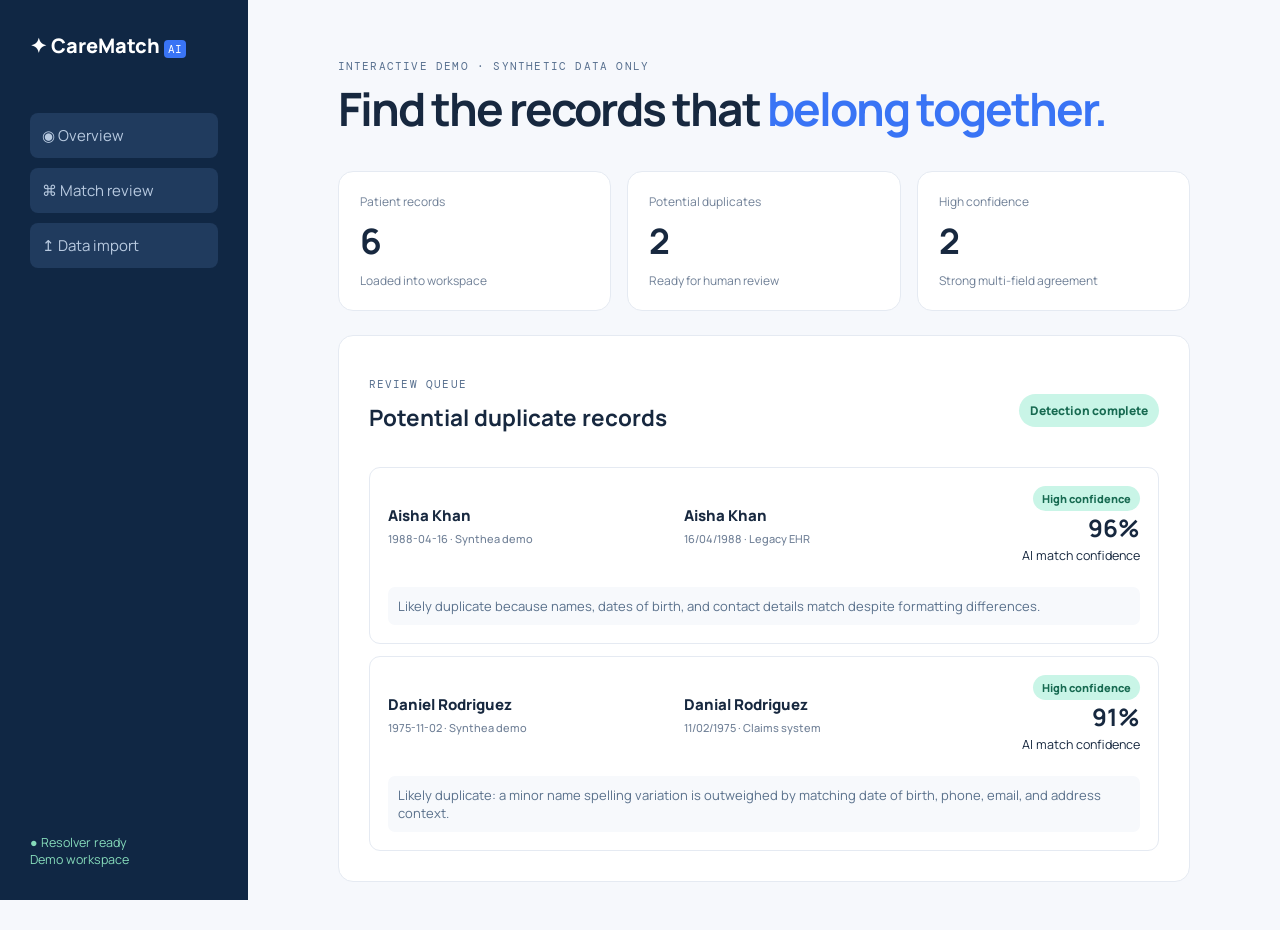
<file: demo.html>
<!doctype html>
<html lang="en"><head><meta charset="utf-8"><meta name="viewport" content="width=device-width,initial-scale=1"><title>CareMatch AI — Live Demo</title><link rel="preconnect" href="https://fonts.googleapis.com"><link rel="preconnect" href="https://fonts.gstatic.com" crossorigin><link href="https://fonts.googleapis.com/css2?family=DM+Mono:wght@400;500&family=Manrope:wght@400;600;700;800&display=swap" rel="stylesheet"><style>
:root{--ink:#17283f;--muted:#708097;--paper:#f6f8fc;--line:#e5eaf2;--navy:#102744;--blue:#3974f5;--mint:#c9f5e7}*{box-sizing:border-box}body{margin:0;background:var(--paper);color:var(--ink);font:15px Manrope,Arial}.side{position:fixed;width:248px;inset:0 auto 0 0;background:var(--navy);padding:32px 30px;color:#b8cae0}.brand{color:#fff;font-size:20px;font-weight:800}.brand i{font:11px 'DM Mono';background:#3974f5;border-radius:4px;padding:2px 4px}.side nav{margin-top:54px;display:grid;gap:10px}.side a{padding:12px;color:#b8cae0;border-radius:8px;background:#203b5e}.side small{position:absolute;bottom:32px;color:#85daba}main{margin-left:248px;max-width:1250px;padding:48px 7%}.eyebrow{font:11px 'DM Mono';letter-spacing:1.2px;color:#58708f}h1{font-size:46px;line-height:1.08;letter-spacing:-2px;margin:11px 0 37px}h1 em{font-style:normal;color:var(--blue)}.metrics{display:grid;grid-template-columns:repeat(3,1fr);gap:16px}.metric,.results{background:#fff;border:1px solid var(--line);border-radius:15px}.metric{padding:21px;color:var(--muted);font-size:12px}.metric strong{display:block;color:var(--ink);font-size:35px;margin:7px 0}.results{padding:30px;margin-top:24px}.head{display:flex;justify-content:space-between;align-items:center}.head h2{margin:4px 0 22px}.ready{background:var(--mint);color:#176a51;border-radius:99px;padding:8px 11px;font-size:12px;font-weight:800}.match{display:grid;grid-template-columns:1fr 1fr 160px;gap:22px;align-items:center;border:1px solid var(--line);padding:18px;border-radius:11px;margin-top:12px}.person{font-weight:800}.person small{display:block;font-weight:500;color:var(--muted);font-size:11px;margin-top:5px}.score{text-align:right}.badge{display:inline-block;background:var(--mint);color:#176a51;border-radius:99px;padding:5px 9px;font-size:11px;font-weight:800}.score strong{font-size:24px;display:block}.explain{grid-column:1/-1;background:#f7f9fc;padding:10px;border-radius:7px;color:#59708b;font-size:13px;margin:0}@media(max-width:760px){.side{display:none}main{margin:0;padding:30px 16px}.metrics,.match{grid-template-columns:1fr}.score{text-align:left}}
</style></head><body><aside class="side"><div class="brand">✦ CareMatch <i>AI</i></div><nav><a>◉ Overview</a><a>⌘ Match review</a><a>↥ Data import</a></nav><small>● Resolver ready<br>Demo workspace</small></aside><main><p class="eyebrow">INTERACTIVE DEMO · SYNTHETIC DATA ONLY</p><h1>Find the records that <em>belong together.</em></h1><section class="metrics"><article class="metric">Patient records<strong>6</strong>Loaded into workspace</article><article class="metric">Potential duplicates<strong>2</strong>Ready for human review</article><article class="metric">High confidence<strong>2</strong>Strong multi-field agreement</article></section><section class="results"><div class="head"><div><p class="eyebrow">REVIEW QUEUE</p><h2>Potential duplicate records</h2></div><span class="ready">Detection complete</span></div><article class="match"><div class="person">Aisha Khan<small>1988-04-16 · Synthea demo</small></div><div class="person">Aisha Khan<small>16/04/1988 · Legacy EHR</small></div><div class="score"><span class="badge">High confidence</span><strong>96%</strong><small>AI match confidence</small></div><p class="explain">Likely duplicate because names, dates of birth, and contact details match despite formatting differences.</p></article><article class="match"><div class="person">Daniel Rodriguez<small>1975-11-02 · Synthea demo</small></div><div class="person">Danial Rodriguez<small>11/02/1975 · Claims system</small></div><div class="score"><span class="badge">High confidence</span><strong>91%</strong><small>AI match confidence</small></div><p class="explain">Likely duplicate: a minor name spelling variation is outweighed by matching date of birth, phone, email, and address context.</p></article></section></main></body></html>
</file>
